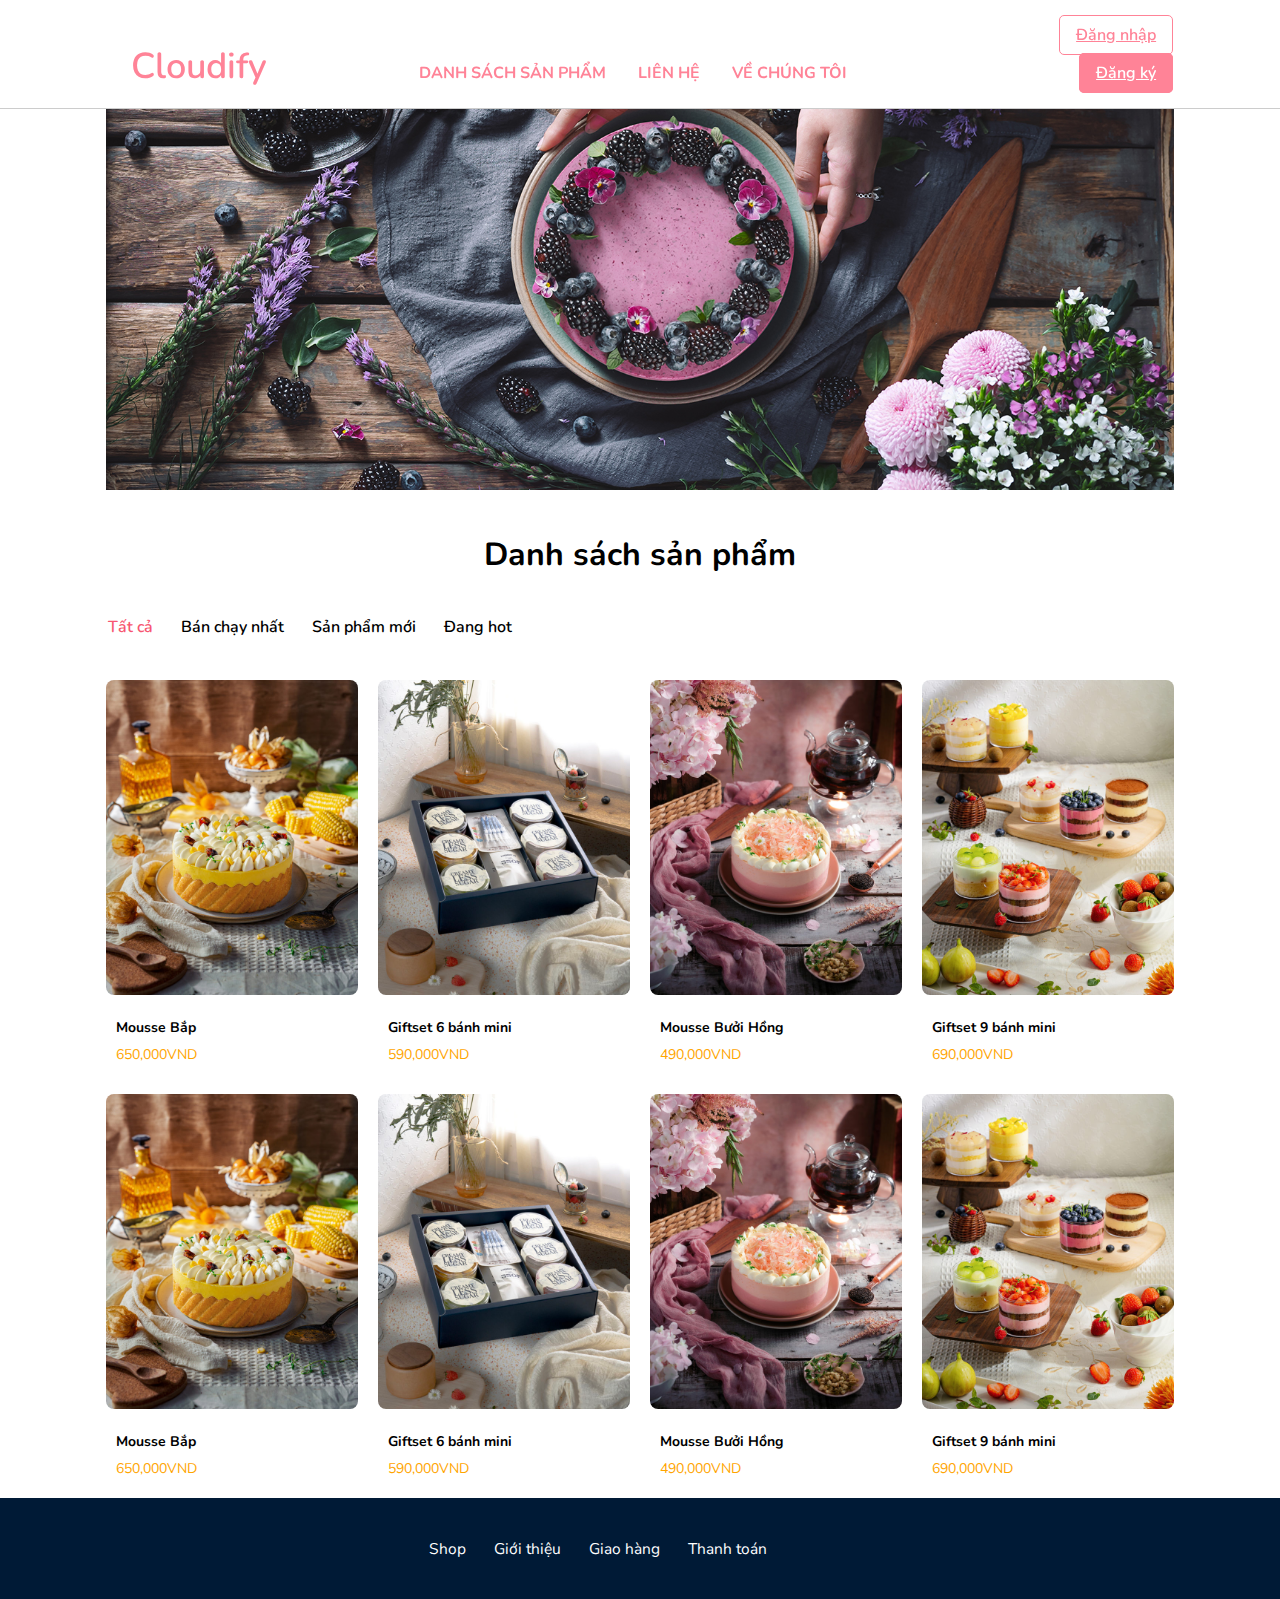
<file: index.html>
<!DOCTYPE html>
<html lang="en">
  <head>
    <meta charset="UTF-8" />
    <meta name="viewport" content="width=device-width, initial-scale=1.0" />
    <link rel="stylesheet" href="./styles.css" />
    <link rel="preconnect" href="https://fonts.googleapis.com" />
    <link rel="preconnect" href="https://fonts.gstatic.com" crossorigin />
    <link
      href="https://fonts.googleapis.com/css2?family=Nunito:wght@300;400;500;700&display=swap"
      rel="stylesheet"
    />
    <link
      rel="stylesheet"
      href="https://cdnjs.cloudflare.com/ajax/libs/font-awesome/6.5.2/css/all.min.css"
      integrity="sha512-SnH5WK+bZxgPHs44uWIX+LLJAJ9/2PkPKZ5QiAj6Ta86w+fsb2TkcmfRyVX3pBnMFcV7oQPJkl9QevSCWr3W6A=="
      crossorigin="anonymous"
      referrerpolicy="no-referrer"
    />
    <title>Home Page</title>
  </head>
  <body>
    <!-- HEADER -->
    <header>
      <div class="container">
        <a class="logo" href="./home.html">Cloudify</a>
        <nav class="navbar">
          <ul>
            <li>
              <a href="">Danh sách sản phẩm</a>
              <ul class="sub-nav">
                <li><a href="./home.html">Tất cả</a></li>
                <li><a href="./best-seller.html">Bán chạy nhất</a></li>
                <li><a href="./new-item.html">Sản phẩm mới</a></li>
                <li><a href="./hot-sell.html">Đang hot</a></li>
              </ul>
            </li>
            <li><a href="./contact.html">Liên hệ</a></li>
            <li><a href="">Về chúng tôi</a></li>
          </ul>
        </nav>
        <ul class="user">
          <li><a href="./login.html" class="btn">Đăng nhập</a></li>
          <li><a href="./register.html" class="btn btn-primary">Đăng ký</a></li>
        </ul>
      </div>
    </header>

    <!-- CAROUSEL -->
    <main class="container carousel">
      <img src="./img/hero-1.jpg" alt="" />
    </main>

    <main class="content">
      <h1>Danh sách sản phẩm</h1>
      <div class="container list-cake-content">
        <ul>
          <li><a style="color: #f75671" href="./home.html">Tất cả</a></li>
          <li><a href="./best-seller.html">Bán chạy nhất</a></li>
          <li><a href="./new-item.html">Sản phẩm mới</a></li>
          <li><a href="./hot-sell.html">Đang hot</a></li>
        </ul>
        <div class="list-cake">
          <div class="cake-item">
            <div>
              <img src="./img/item-1.jpg" alt="" />
            </div>
            <div class="cake-item-desc">
              <h6>Mousse Bắp</h6>
              <p>650,000VND</p>
            </div>
          </div>
          <div class="cake-item">
            <div>
              <img src="./img/item-3.jpg" alt="" />
            </div>
            <div class="cake-item-desc">
              <h6>Giftset 6 bánh mini</h6>
              <p>590,000VND</p>
            </div>
          </div>
          <div class="cake-item">
            <div>
              <img src="./img/item-2.jpg" alt="" />
            </div>
            <div class="cake-item-desc">
              <h6>Mousse Bưởi Hồng</h6>
              <p>490,000VND</p>
            </div>
          </div>
          <div class="cake-item">
            <div>
              <img src="./img/item-4.jpg" alt="" />
            </div>
            <div class="cake-item-desc">
              <h6>Giftset 9 bánh mini</h6>
              <p>690,000VND</p>
            </div>
          </div>
        </div>
        <div class="list-cake">
          <div class="cake-item">
            <div>
              <img src="./img/item-1.jpg" alt="" />
            </div>
            <div class="cake-item-desc">
              <h6>Mousse Bắp</h6>
              <p>650,000VND</p>
            </div>
          </div>
          <div class="cake-item">
            <div>
              <img src="./img/item-3.jpg" alt="" />
            </div>
            <div class="cake-item-desc">
              <h6>Giftset 6 bánh mini</h6>
              <p>590,000VND</p>
            </div>
          </div>
          <div class="cake-item">
            <div>
              <img src="./img/item-2.jpg" alt="" />
            </div>
            <div class="cake-item-desc">
              <h6>Mousse Bưởi Hồng</h6>
              <p>490,000VND</p>
            </div>
          </div>
          <div class="cake-item">
            <div>
              <img src="./img/item-4.jpg" alt="" />
            </div>
            <div class="cake-item-desc">
              <h6>Giftset 9 bánh mini</h6>
              <p>690,000VND</p>
            </div>
          </div>
        </div>
      </div>
    </main>

    <!-- FOOTER -->
    <footer>
      <div class="container">
        <ul class="footer-content">
          <li><a href="">Shop</a></li>
          <li><a href="">Giới thiệu</a></li>
          <li><a href="">Giao hàng</a></li>
          <li><a href="">Thanh toán</a></li>
        </ul>
        <ul class="social">
          <li>
            <a href=""><i class="fa-brands fa-facebook"></i></a>
          </li>
          <li>
            <a href=""><i class="fa-brands fa-instagram"></i></a>
          </li>
          <li>
            <a href=""><i class="fa-brands fa-tiktok"></i></a>
          </li>
        </ul>
      </div>
    </footer>
  </body>
</html>
</file>
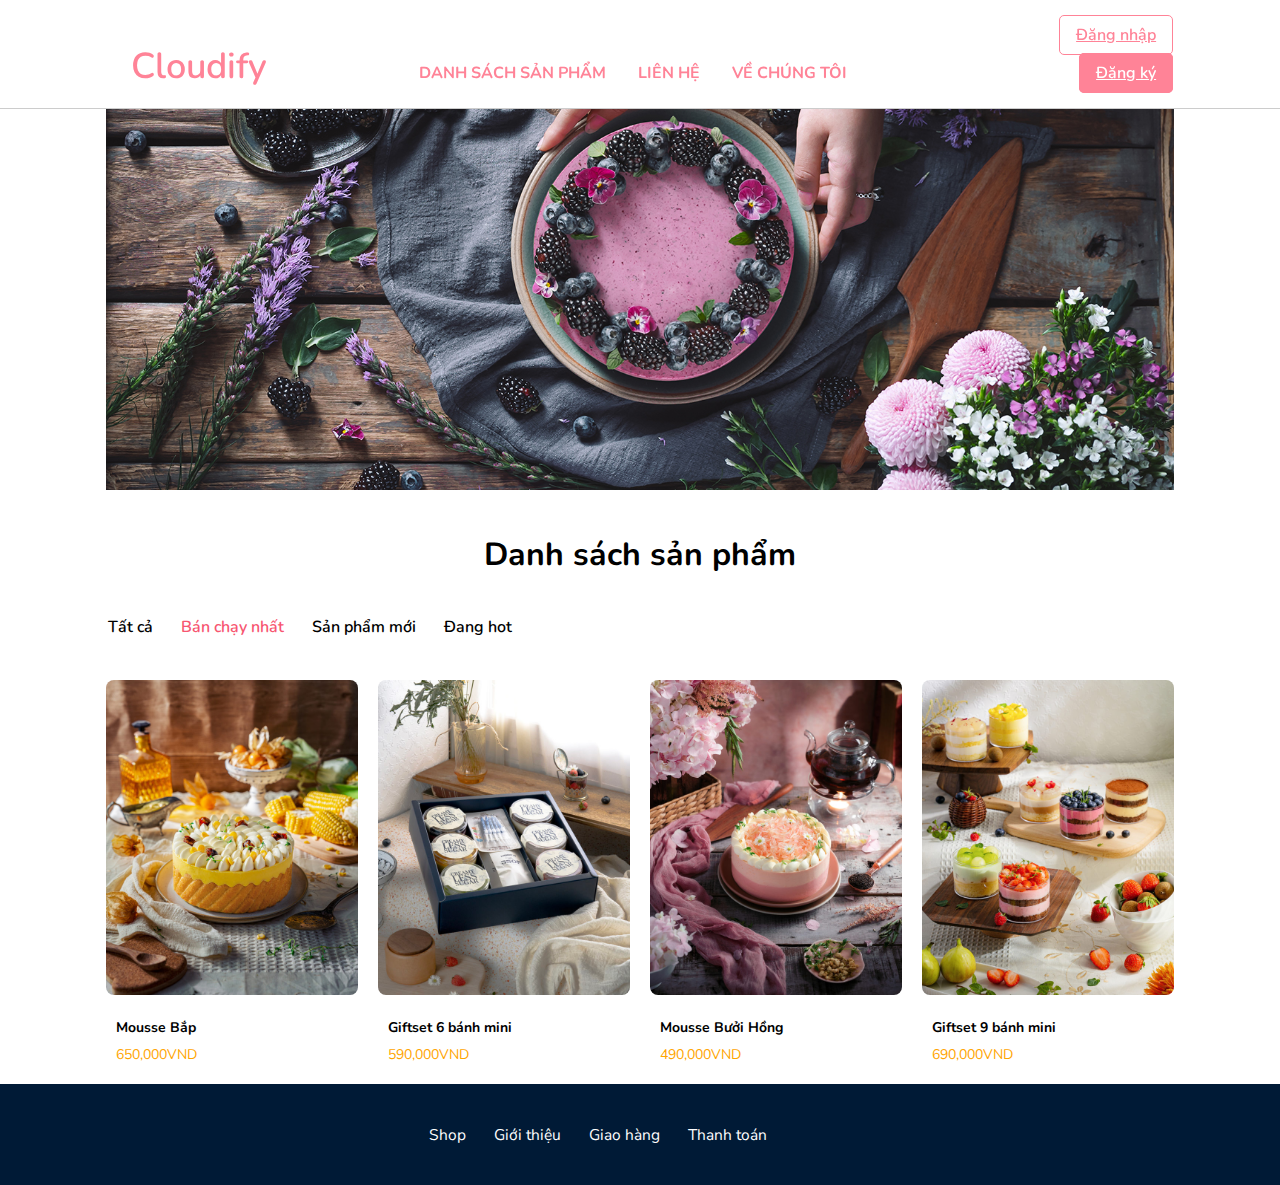
<file: best-seller.html>
<!DOCTYPE html>
<html lang="en">
  <head>
    <meta charset="UTF-8" />
    <meta name="viewport" content="width=device-width, initial-scale=1.0" />
    <link rel="stylesheet" href="./styles.css" />
    <link rel="preconnect" href="https://fonts.googleapis.com" />
    <link rel="preconnect" href="https://fonts.gstatic.com" crossorigin />
    <link
      href="https://fonts.googleapis.com/css2?family=Nunito:wght@300;400;500;700&display=swap"
      rel="stylesheet"
    />
    <link
      rel="stylesheet"
      href="https://cdnjs.cloudflare.com/ajax/libs/font-awesome/6.5.2/css/all.min.css"
      integrity="sha512-SnH5WK+bZxgPHs44uWIX+LLJAJ9/2PkPKZ5QiAj6Ta86w+fsb2TkcmfRyVX3pBnMFcV7oQPJkl9QevSCWr3W6A=="
      crossorigin="anonymous"
      referrerpolicy="no-referrer"
    />
    <title>Home Page</title>
  </head>
  <body>
    <!-- HEADER -->
    <header>
      <div class="container">
        <a class="logo" href="./index.html">Cloudify</a>
        <nav class="navbar">
          <ul>
            <li>
              <a href="">Danh sách sản phẩm</a>
              <ul class="sub-nav">
                <li><a href="./index.html">Tất cả</a></li>
                <li><a href="./best-seller.html">Bán chạy nhất</a></li>
                <li><a href="./new-item.html">Sản phẩm mới</a></li>
                <li><a href="./hot-sell.html">Đang hot</a></li>
              </ul>
            </li>
            <li><a href="./contact.html">Liên hệ</a></li>
            <li><a href="">Về chúng tôi</a></li>
          </ul>
        </nav>
        <ul class="user">
          <li><a href="./login.html" class="btn">Đăng nhập</a></li>
          <li><a href="./register.html" class="btn btn-primary">Đăng ký</a></li>
        </ul>
      </div>
    </header>

    <!-- CAROUSEL -->
    <main class="container carousel">
      <img src="./img/hero-1.jpg" alt="" />
    </main>

    <main class="content">
      <h1>Danh sách sản phẩm</h1>
      <div class="container list-cake-content">
        <ul>
          <li><a href="./index.html">Tất cả</a></li>
          <li>
            <a style="color: #f75671" href="./best-seller.html"
              >Bán chạy nhất</a
            >
          </li>
          <li><a href="./new-item.html">Sản phẩm mới</a></li>
          <li><a href="./hot-sell.html">Đang hot</a></li>
        </ul>
        <div class="list-cake">
          <div class="cake-item">
            <div>
              <img src="./img/item-1.jpg" alt="" />
            </div>
            <div class="cake-item-desc">
              <h6>Mousse Bắp</h6>
              <p>650,000VND</p>
            </div>
          </div>
          <div class="cake-item">
            <div>
              <img src="./img/item-3.jpg" alt="" />
            </div>
            <div class="cake-item-desc">
              <h6>Giftset 6 bánh mini</h6>
              <p>590,000VND</p>
            </div>
          </div>
          <div class="cake-item">
            <div>
              <img src="./img/item-2.jpg" alt="" />
            </div>
            <div class="cake-item-desc">
              <h6>Mousse Bưởi Hồng</h6>
              <p>490,000VND</p>
            </div>
          </div>
          <div class="cake-item">
            <div>
              <img src="./img/item-4.jpg" alt="" />
            </div>
            <div class="cake-item-desc">
              <h6>Giftset 9 bánh mini</h6>
              <p>690,000VND</p>
            </div>
          </div>
        </div>
      </div>
    </main>

    <!-- FOOTER -->
    <footer>
      <div class="container">
        <ul class="footer-content">
          <li><a href="">Shop</a></li>
          <li><a href="">Giới thiệu</a></li>
          <li><a href="">Giao hàng</a></li>
          <li><a href="">Thanh toán</a></li>
        </ul>
        <ul class="social">
          <li>
            <a href=""><i class="fa-brands fa-facebook"></i></a>
          </li>
          <li>
            <a href=""><i class="fa-brands fa-instagram"></i></a>
          </li>
          <li>
            <a href=""><i class="fa-brands fa-tiktok"></i></a>
          </li>
        </ul>
      </div>
    </footer>
  </body>
</html>
</file>
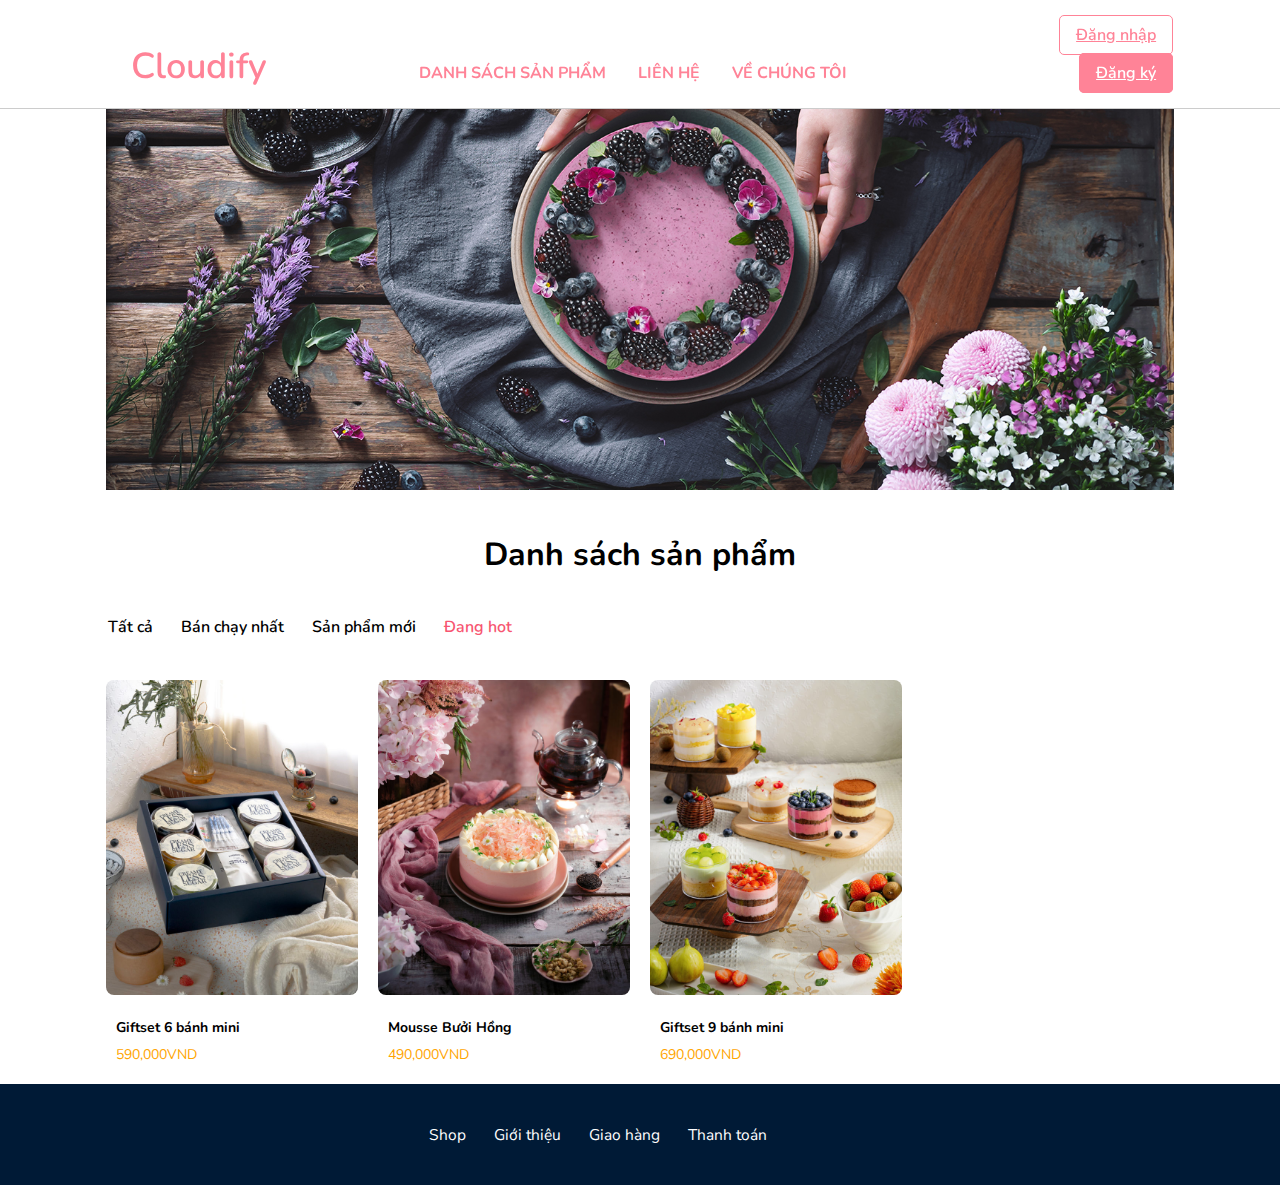
<file: hot-sell.html>
<!DOCTYPE html>
<html lang="en">
  <head>
    <meta charset="UTF-8" />
    <meta name="viewport" content="width=device-width, initial-scale=1.0" />
    <link rel="stylesheet" href="./styles.css" />
    <link rel="preconnect" href="https://fonts.googleapis.com" />
    <link rel="preconnect" href="https://fonts.gstatic.com" crossorigin />
    <link
      href="https://fonts.googleapis.com/css2?family=Nunito:wght@300;400;500;700&display=swap"
      rel="stylesheet"
    />
    <link
      rel="stylesheet"
      href="https://cdnjs.cloudflare.com/ajax/libs/font-awesome/6.5.2/css/all.min.css"
      integrity="sha512-SnH5WK+bZxgPHs44uWIX+LLJAJ9/2PkPKZ5QiAj6Ta86w+fsb2TkcmfRyVX3pBnMFcV7oQPJkl9QevSCWr3W6A=="
      crossorigin="anonymous"
      referrerpolicy="no-referrer"
    />
    <title>Home Page</title>
  </head>
  <body>
    <!-- HEADER -->
    <header>
      <div class="container">
        <a class="logo" href="./index.html">Cloudify</a>
        <nav class="navbar">
          <ul>
            <li>
              <a href="">Danh sách sản phẩm</a>
              <ul class="sub-nav">
                <li><a href="./index.html">Tất cả</a></li>
                <li><a href="./best-seller.html">Bán chạy nhất</a></li>
                <li><a href="./new-item.html">Sản phẩm mới</a></li>
                <li><a href="./hot-sell.html">Đang hot</a></li>
              </ul>
            </li>
            <li><a href="./contact.html">Liên hệ</a></li>
            <li><a href="">Về chúng tôi</a></li>
          </ul>
        </nav>
        <ul class="user">
          <li><a href="./login.html" class="btn">Đăng nhập</a></li>
          <li><a href="./register.html" class="btn btn-primary">Đăng ký</a></li>
        </ul>
      </div>
    </header>

    <!-- CAROUSEL -->
    <main class="container carousel">
      <img src="./img/hero-1.jpg" alt="" />
    </main>

    <main class="content">
      <h1>Danh sách sản phẩm</h1>
      <div class="container list-cake-content">
        <ul>
          <li><a href="./index.html">Tất cả</a></li>
          <li><a href="./best-seller.html">Bán chạy nhất</a></li>
          <li><a href="./new-item.html">Sản phẩm mới</a></li>
          <li><a style="color: #f75671" href="./hot-sell.html">Đang hot</a></li>
        </ul>
        <div class="list-cake">
          <div class="cake-item">
            <div>
              <img src="./img/item-3.jpg" alt="" />
            </div>
            <div class="cake-item-desc">
              <h6>Giftset 6 bánh mini</h6>
              <p>590,000VND</p>
            </div>
          </div>
          <div class="cake-item">
            <div>
              <img src="./img/item-2.jpg" alt="" />
            </div>
            <div class="cake-item-desc">
              <h6>Mousse Bưởi Hồng</h6>
              <p>490,000VND</p>
            </div>
          </div>
          <div class="cake-item">
            <div>
              <img src="./img/item-4.jpg" alt="" />
            </div>
            <div class="cake-item-desc">
              <h6>Giftset 9 bánh mini</h6>
              <p>690,000VND</p>
            </div>
          </div>
        </div>
      </div>
    </main>

    <!-- FOOTER -->
    <footer>
      <div class="container">
        <ul class="footer-content">
          <li><a href="">Shop</a></li>
          <li><a href="">Giới thiệu</a></li>
          <li><a href="">Giao hàng</a></li>
          <li><a href="">Thanh toán</a></li>
        </ul>
        <ul class="social">
          <li>
            <a href=""><i class="fa-brands fa-facebook"></i></a>
          </li>
          <li>
            <a href=""><i class="fa-brands fa-instagram"></i></a>
          </li>
          <li>
            <a href=""><i class="fa-brands fa-tiktok"></i></a>
          </li>
        </ul>
      </div>
    </footer>
  </body>
</html>
</file>
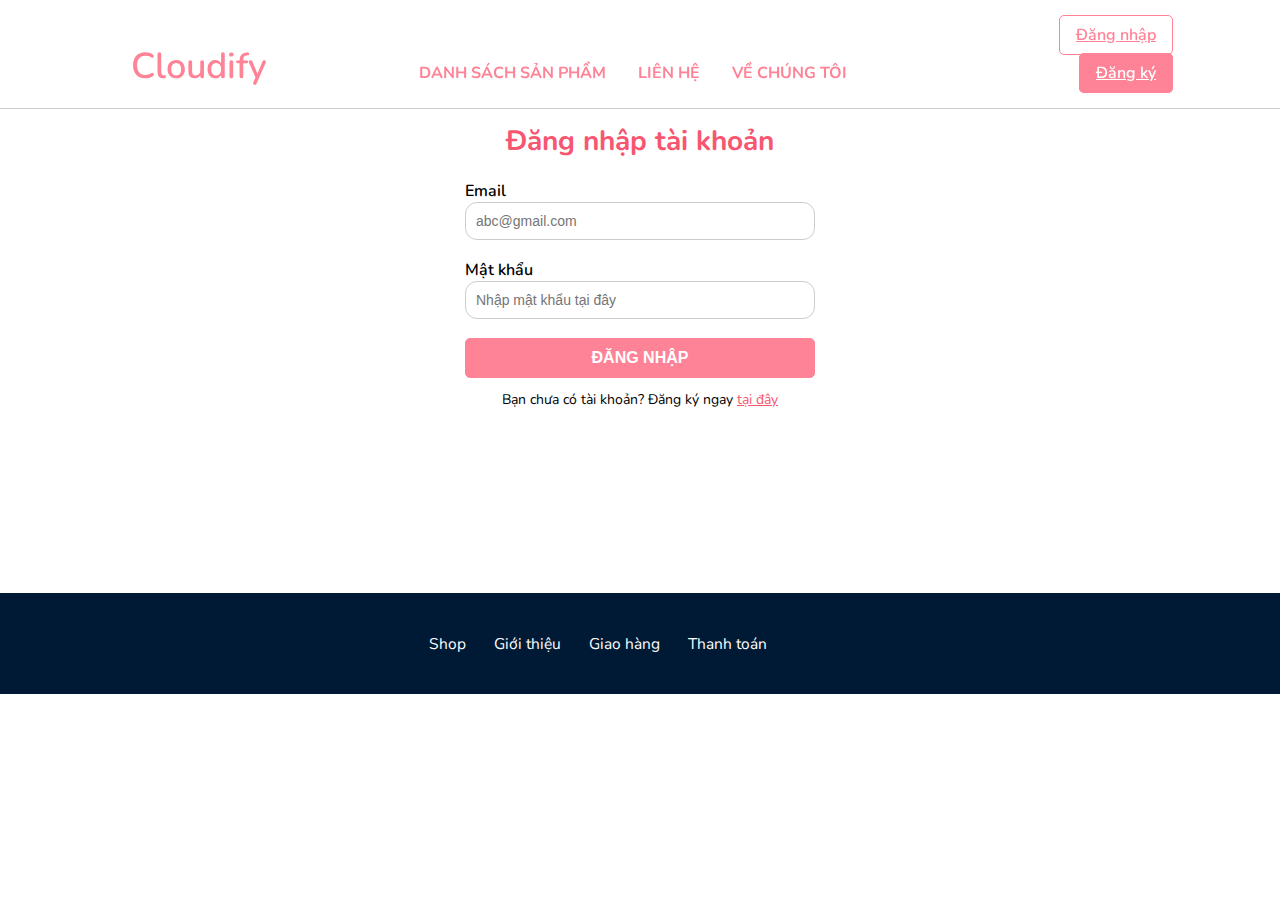
<file: login.html>
<!DOCTYPE html>
<html lang="en">
  <head>
    <meta charset="UTF-8" />
    <meta name="viewport" content="width=device-width, initial-scale=1.0" />
    <link rel="stylesheet" href="./styles.css" />
    <link rel="preconnect" href="https://fonts.googleapis.com" />
    <link rel="preconnect" href="https://fonts.gstatic.com" crossorigin />
    <link
      href="https://fonts.googleapis.com/css2?family=Nunito:wght@300;400;500;700&display=swap"
      rel="stylesheet"
    />
    <link
      rel="stylesheet"
      href="https://cdnjs.cloudflare.com/ajax/libs/font-awesome/6.5.2/css/all.min.css"
      integrity="sha512-SnH5WK+bZxgPHs44uWIX+LLJAJ9/2PkPKZ5QiAj6Ta86w+fsb2TkcmfRyVX3pBnMFcV7oQPJkl9QevSCWr3W6A=="
      crossorigin="anonymous"
      referrerpolicy="no-referrer"
    />
    <title>Home Page</title>
  </head>
  <body>
    <!-- HEADER -->
    <header>
      <div class="container">
        <a class="logo" href="./index.html">Cloudify</a>
        <nav class="navbar">
          <ul>
            <li>
              <a href="">Danh sách sản phẩm</a>
              <ul class="sub-nav">
                <li><a href="./index.html">Tất cả</a></li>
                <li><a href="./best-seller.html">Bán chạy nhất</a></li>
                <li><a href="./new-item.html">Sản phẩm mới</a></li>
                <li><a href="./hot-sell.html">Đang hot</a></li>
              </ul>
            </li>
            <li><a href="./contact.html">Liên hệ</a></li>
            <li><a href="">Về chúng tôi</a></li>
          </ul>
        </nav>
        <ul class="user">
          <li><a href="./login.html" class="btn">Đăng nhập</a></li>
          <li><a href="./register.html" class="btn btn-primary">Đăng ký</a></li>
        </ul>
      </div>
    </header>

    <main class="user-content">
      <h1>Đăng nhập tài khoản</h1>
      <form action="">
        <label for="">Email</label>
        <br />
        <input placeholder="abc@gmail.com" type="email" />
        <br />
        <br />
        <label for="">Mật khẩu</label>
        <br />
        <input placeholder="Nhập mật khẩu tại đây" type="password" />
        <br />
        <br />
        <button class="btn btn-primary">Đăng nhập</button>
      </form>
      <p>
        Bạn chưa có tài khoản? Đăng ký ngay
        <a class="switch" href="./register.html">tại đây</a>
      </p>
    </main>

    <!-- FOOTER -->
    <footer>
      <div class="container">
        <ul class="footer-content">
          <li><a href="">Shop</a></li>
          <li><a href="">Giới thiệu</a></li>
          <li><a href="">Giao hàng</a></li>
          <li><a href="">Thanh toán</a></li>
        </ul>
        <ul class="social">
          <li>
            <a href=""><i class="fa-brands fa-facebook"></i></a>
          </li>
          <li>
            <a href=""><i class="fa-brands fa-instagram"></i></a>
          </li>
          <li>
            <a href=""><i class="fa-brands fa-tiktok"></i></a>
          </li>
        </ul>
      </div>
    </footer>
  </body>
</html>
</file>
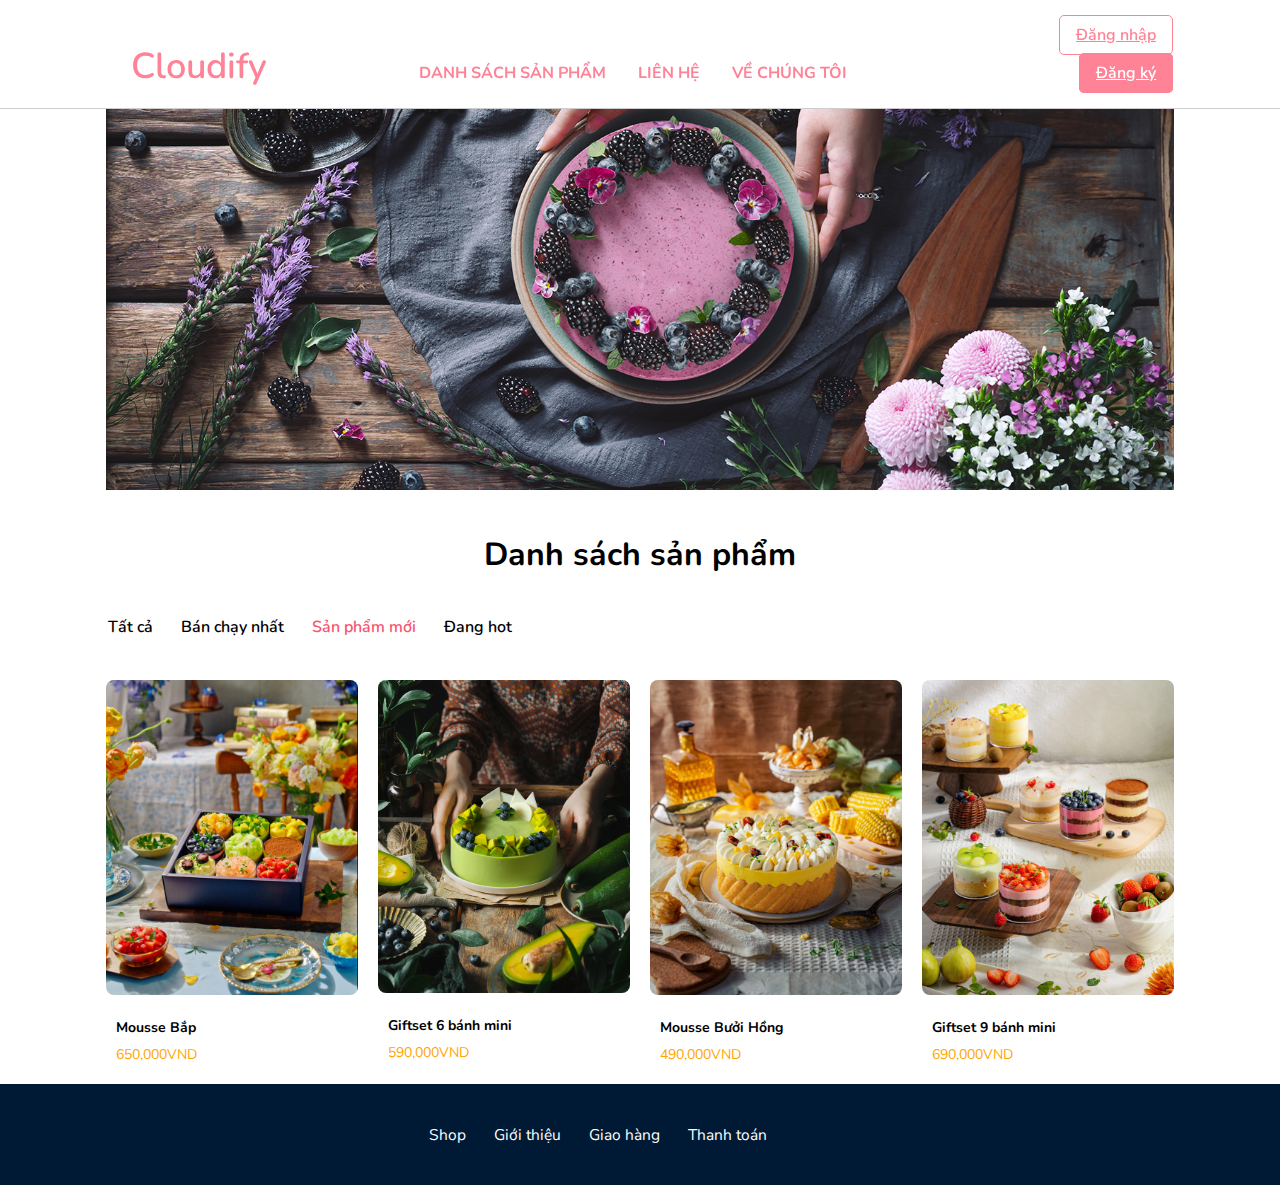
<file: new-item.html>
<!DOCTYPE html>
<html lang="en">
  <head>
    <meta charset="UTF-8" />
    <meta name="viewport" content="width=device-width, initial-scale=1.0" />
    <link rel="stylesheet" href="./styles.css" />
    <link rel="preconnect" href="https://fonts.googleapis.com" />
    <link rel="preconnect" href="https://fonts.gstatic.com" crossorigin />
    <link
      href="https://fonts.googleapis.com/css2?family=Nunito:wght@300;400;500;700&display=swap"
      rel="stylesheet"
    />
    <link
      rel="stylesheet"
      href="https://cdnjs.cloudflare.com/ajax/libs/font-awesome/6.5.2/css/all.min.css"
      integrity="sha512-SnH5WK+bZxgPHs44uWIX+LLJAJ9/2PkPKZ5QiAj6Ta86w+fsb2TkcmfRyVX3pBnMFcV7oQPJkl9QevSCWr3W6A=="
      crossorigin="anonymous"
      referrerpolicy="no-referrer"
    />
    <title>Home Page</title>
  </head>
  <body>
    <!-- HEADER -->
    <header>
      <div class="container">
        <a class="logo" href="./index.html">Cloudify</a>
        <nav class="navbar">
          <ul>
            <li>
              <a href="">Danh sách sản phẩm</a>
              <ul class="sub-nav">
                <li><a href="./index.html">Tất cả</a></li>
                <li><a href="./best-seller.html">Bán chạy nhất</a></li>
                <li><a href="./new-item.html">Sản phẩm mới</a></li>
                <li><a href="./hot-sell.html">Đang hot</a></li>
              </ul>
            </li>
            <li><a href="./contact.html">Liên hệ</a></li>
            <li><a href="">Về chúng tôi</a></li>
          </ul>
        </nav>
        <ul class="user">
          <li><a href="./login.html" class="btn">Đăng nhập</a></li>
          <li><a href="./register.html" class="btn btn-primary">Đăng ký</a></li>
        </ul>
      </div>
    </header>

    <!-- CAROUSEL -->
    <main class="container carousel">
      <img src="./img/hero-1.jpg" alt="" />
    </main>

    <main class="content">
      <h1>Danh sách sản phẩm</h1>
      <div class="container list-cake-content">
        <ul>
          <li><a href="./index.html">Tất cả</a></li>
          <li><a href="./best-seller.html">Bán chạy nhất</a></li>
          <li>
            <a style="color: #f75671" href="./new-item.html">Sản phẩm mới</a>
          </li>
          <li><a href="./hot-sell.html">Đang hot</a></li>
        </ul>
        <div class="list-cake">
          <div class="cake-item">
            <div>
              <img src="./img/item-full.jpg" alt="" />
            </div>
            <div class="cake-item-desc">
              <h6>Mousse Bắp</h6>
              <p>650,000VND</p>
            </div>
          </div>
          <div class="cake-item">
            <div>
              <img src="./img/item-6.jpg" alt="" />
            </div>
            <div class="cake-item-desc">
              <h6>Giftset 6 bánh mini</h6>
              <p>590,000VND</p>
            </div>
          </div>
          <div class="cake-item">
            <div>
              <img src="./img/item-1.jpg" alt="" />
            </div>
            <div class="cake-item-desc">
              <h6>Mousse Bưởi Hồng</h6>
              <p>490,000VND</p>
            </div>
          </div>
          <div class="cake-item">
            <div>
              <img src="./img/item-4.jpg" alt="" />
            </div>
            <div class="cake-item-desc">
              <h6>Giftset 9 bánh mini</h6>
              <p>690,000VND</p>
            </div>
          </div>
        </div>
      </div>
    </main>

    <!-- FOOTER -->
    <footer>
      <div class="container">
        <ul class="footer-content">
          <li><a href="">Shop</a></li>
          <li><a href="">Giới thiệu</a></li>
          <li><a href="">Giao hàng</a></li>
          <li><a href="">Thanh toán</a></li>
        </ul>
        <ul class="social">
          <li>
            <a href=""><i class="fa-brands fa-facebook"></i></a>
          </li>
          <li>
            <a href=""><i class="fa-brands fa-instagram"></i></a>
          </li>
          <li>
            <a href=""><i class="fa-brands fa-tiktok"></i></a>
          </li>
        </ul>
      </div>
    </footer>
  </body>
</html>
</file>
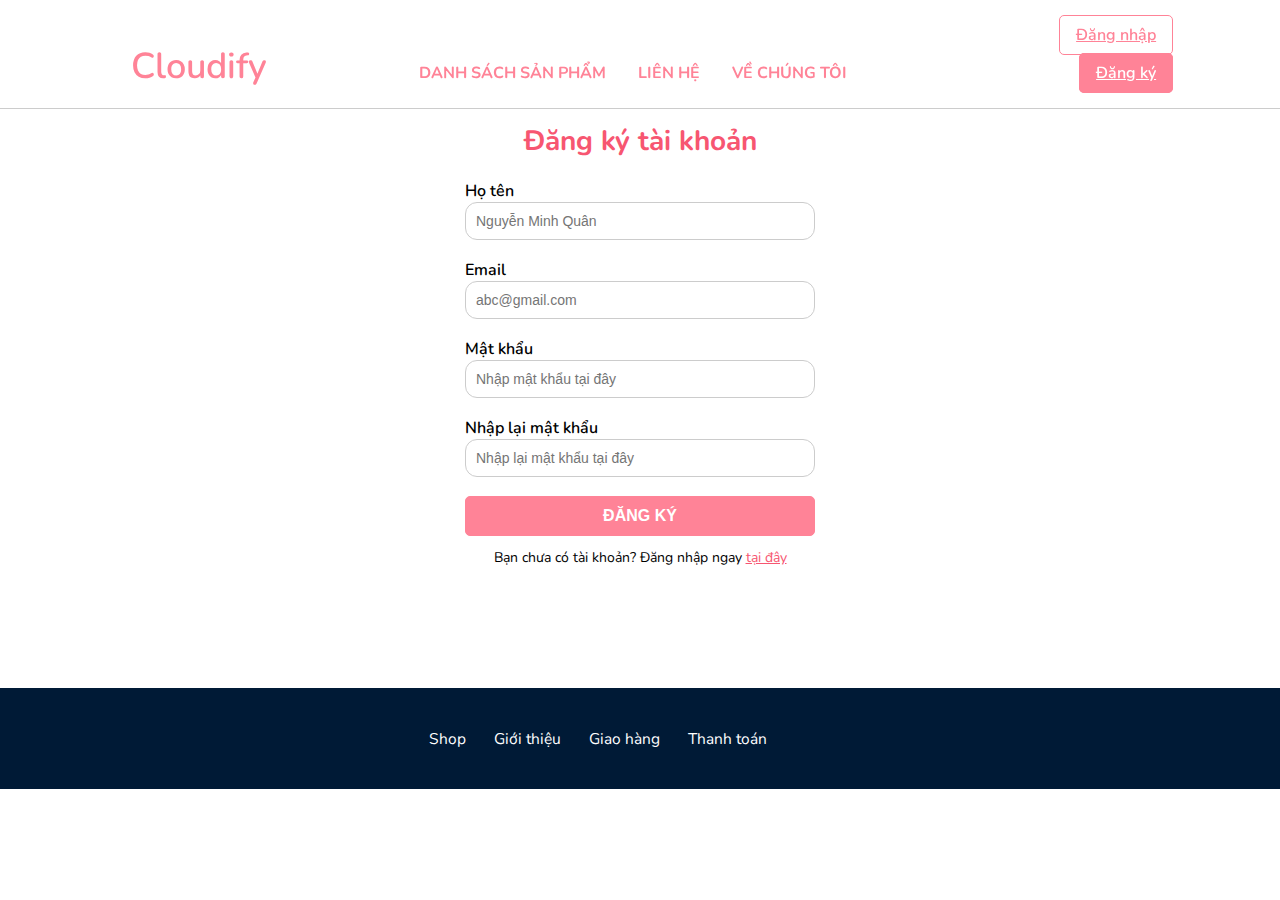
<file: register.html>
<!DOCTYPE html>
<html lang="en">
  <head>
    <meta charset="UTF-8" />
    <meta name="viewport" content="width=device-width, initial-scale=1.0" />
    <link rel="stylesheet" href="./styles.css" />
    <link rel="preconnect" href="https://fonts.googleapis.com" />
    <link rel="preconnect" href="https://fonts.gstatic.com" crossorigin />
    <link
      href="https://fonts.googleapis.com/css2?family=Nunito:wght@300;400;500;700&display=swap"
      rel="stylesheet"
    />
    <link
      rel="stylesheet"
      href="https://cdnjs.cloudflare.com/ajax/libs/font-awesome/6.5.2/css/all.min.css"
      integrity="sha512-SnH5WK+bZxgPHs44uWIX+LLJAJ9/2PkPKZ5QiAj6Ta86w+fsb2TkcmfRyVX3pBnMFcV7oQPJkl9QevSCWr3W6A=="
      crossorigin="anonymous"
      referrerpolicy="no-referrer"
    />
    <title>Home Page</title>
  </head>
  <body>
    <!-- HEADER -->
    <header>
      <div class="container">
        <a class="logo" href="./index.html">Cloudify</a>
        <nav class="navbar">
          <ul>
            <li>
              <a href="">Danh sách sản phẩm</a>
              <ul class="sub-nav">
                <li><a href="./index.html">Tất cả</a></li>
                <li><a href="./best-seller.html">Bán chạy nhất</a></li>
                <li><a href="./new-item.html">Sản phẩm mới</a></li>
                <li><a href="./hot-sell.html">Đang hot</a></li>
              </ul>
            </li>
            <li><a href="./contact.html">Liên hệ</a></li>
            <li><a href="">Về chúng tôi</a></li>
          </ul>
        </nav>
        <ul class="user">
          <li><a href="./login.html" class="btn">Đăng nhập</a></li>
          <li><a href="./register.html" class="btn btn-primary">Đăng ký</a></li>
        </ul>
      </div>
    </header>

    <main class="user-content">
      <h1>Đăng ký tài khoản</h1>
      <form action="">
        <label for="">Họ tên</label>
        <br />
        <input placeholder="Nguyễn Minh Quân" type="email" />
        <br />
        <br />
        <label for="">Email</label>
        <br />
        <input placeholder="abc@gmail.com" type="email" />
        <br />
        <br />
        <label for="">Mật khẩu</label>
        <br />
        <input placeholder="Nhập mật khẩu tại đây" type="password" />
        <br />
        <br />
        <label for="">Nhập lại mật khẩu</label>
        <br />
        <input placeholder="Nhập lại mật khẩu tại đây" type="password" />
        <br />
        <br />
        <button class="btn btn-primary">Đăng ký</button>
      </form>
      <p>
        Bạn chưa có tài khoản? Đăng nhập ngay
        <a class="switch" href="./login.html">tại đây</a>
      </p>
    </main>

    <!-- FOOTER -->
    <footer>
      <div class="container">
        <ul class="footer-content">
          <li><a href="">Shop</a></li>
          <li><a href="">Giới thiệu</a></li>
          <li><a href="">Giao hàng</a></li>
          <li><a href="">Thanh toán</a></li>
        </ul>
        <ul class="social">
          <li>
            <a href=""><i class="fa-brands fa-facebook"></i></a>
          </li>
          <li>
            <a href=""><i class="fa-brands fa-instagram"></i></a>
          </li>
          <li>
            <a href=""><i class="fa-brands fa-tiktok"></i></a>
          </li>
        </ul>
      </div>
    </footer>
  </body>
</html>
</file>
<file: styles.css>
*{
    margin: 0;
    padding: 0;
    left: 0;
    top: 0;
    box-sizing: border-box;
    font-size: 14px;
    
}

body {
    font-family: 'Nunito', sans-serif;
}

header {
    padding: 16px 0;
    box-shadow: 0 1px 0 0 #ccc;
    position: fixed;
    width: 100%;
    z-index: 100;
    background-color: #fff;
}

.container {
    width: 85%;
    margin: 0 auto;
}

.logo {
    display: inline-block;
    width: 19%;
    text-align: center;
    font-size: 36px;
    text-decoration: none;
    font-weight: 600;
    color: #ff8397;
}

.navbar {
    margin: 0;
    padding: 0;
    display: inline-block;
    width: 60%;
    text-align: center;
}

.navbar ul li{
    display: inline-block;
    padding: 8px;
    position: relative;
}

.navbar ul li a{
    font-size: 16px;
    text-decoration: none;
    color: #ff8397;
    font-weight: 700;
    position: relative;
    padding: 6px;
    text-transform: uppercase;
}

.navbar ul li a::after{
    content: "";
    width: 0;
    height: 0;
    position: absolute;
    bottom: 0;
    left: 0;
    transition: all 0.3s ease-in-out;
}

ul .sub-nav {
    display: none; 
    position: absolute;
    margin-top: 37px;
    background-color: #fff; 
    padding: 10px; 
    border: 1px solid #ccc; 
    z-index: 1;
    border-radius: 5px;
}

ul li:hover .sub-nav {
    display: block; 
}

.sub-nav li {
    display: block;
    width: 100%;
}

.sub-nav li a {
    font-size: 15px !important;
    display: inline-block;
    text-align: left;
    width: 100%;
}

.navbar ul li a:hover::after{
    border-radius: 2px;
    content: "";
    width: 100%;
    height: 2px;
    background-color: #ff8397;
}

.user {
    display: inline-block;
    width: 20%;
    text-align: right;
}

.user li{
    display: inline-block;
    padding: 8px;
}

.btn {
    padding: 8px 16px;
    border-radius: 5px;
    cursor: pointer;
    font-weight: 600;
    background-color: #ffffff;
    box-shadow: 1px rgba(0,0,0,0.1);
    color: #ff8397;
    border: 1.5px solid #ff8397;
    transition: all 0.2s ease-in;
    font-size: 16px !important;
}

.btn li a {
    text-decoration: none;
}

.btn-primary {
    background-color: #ff8397;
    color: #ffffff;
}

.btn:hover {
    background-color: #ff8397;
    color: #ffffff;
}

.btn-primary:hover {
    background-color: #f75671;
    color: #ffffff;
}

.carousel img {
    object-fit: cover;
    height: 500px;
    width: 100%;
    padding: 10px;
}

.content h1 {
    text-align: center;
    font-size: 32px;
    margin: 28px;
}

.list-cake {
    padding-top: 20px;
}

.list-cake-content ul li{
    display: inline-block;
    padding: 12px;
}

.list-cake-content ul li:hover a {
    color: #ff8397;
}

.list-cake-content ul li a{
   color: #000;
   font-size: 16px;
   text-decoration: none;
   font-weight: 600;
   transition: all 0.3s ease-in;
}


.cake-item div img {
    width: 100%;
    border-radius: 8px;
}

.cake-item {
    width: 25%;
    float: left;
    padding: 10px;
    cursor: pointer;
}

.cake-item:hover .cake-item-desc h6{
    color: #f75671;
}

.cake-item-desc {
    padding: 10px;
}

.cake-item-desc h6 {
    margin: 8px 0;
    transition: all 0.3s ease-in;
}

.cake-item-desc p {
    color: orange;
}

footer {
    padding: 28px 0;
    text-align: center;
    background-color: #001a36;
    clear: both;
}

footer ul {
    display: inline-block;
}

footer ul li {
    display: inline-block;
    padding: 12px;
    list-style-type: none;
}

footer ul li a{
    color: #fff;
    text-decoration: none;
    font-size: 15.5px;
}

.footer-content {
    clear: right;
}

.user-content {
    width: 350px;
    margin: 9.5% auto 9.5%;
}

.user-content form label {
    font-size: 16px;
    font-weight: 600;
}

.user-content {
    min-height: 350px;
}

.user-content h1 {
    text-align: center;
    font-size: 28px;
    color: #f75671;
    margin-bottom: 20px;
}

.user-content form input {
    width: 100%;
    border-radius: 12px;
    border: 1px solid #ccc;
    padding: 10px;
}

.user-content form input:focus {
    outline: 1px solid #f75671;
}

.user-content form button {
    width: 100%;
    padding: 10px;
    text-transform: uppercase;
}

.user-content p {
    text-align: center;
    margin-top: 12px;
}

.switch {
    color: #f75671;
}

.form {
    width: 500px;
    margin: 10% auto 8%;
}

.form-control {
    margin: 12px 0;
}

.form-control label {
    font-weight: 600;
    color: #f75671;
}

.form-control input {
    width: 100%;
    padding: 8px;
    border-radius: 4px;
    border: 1px solid #ccc;
}

.form-control textarea {
    width: 100%;
    padding: 8px;
    border-radius: 4px;
    border: 1px solid #ccc;
}
</file>
